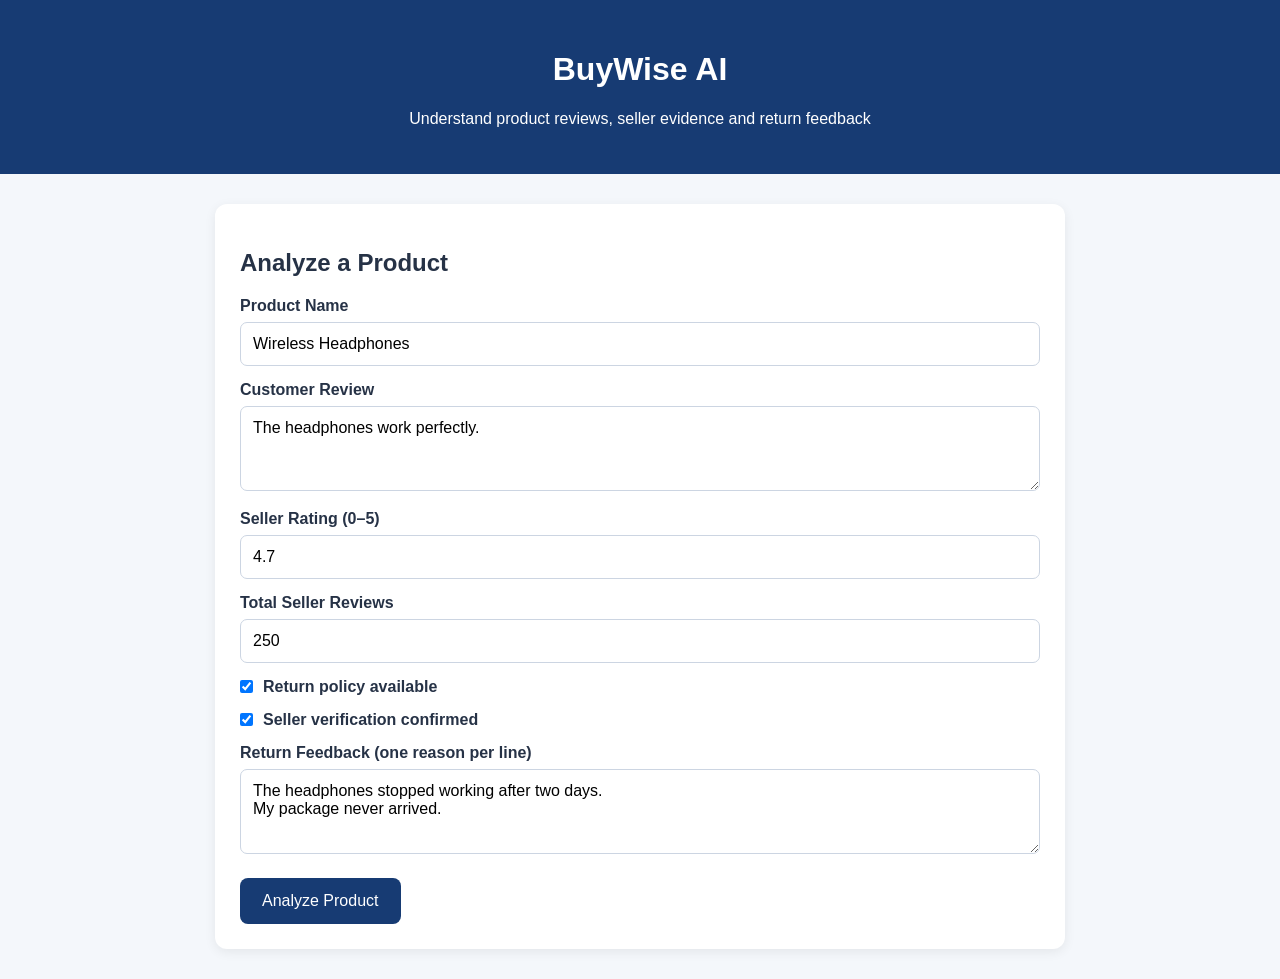
<file: frontend/index.html>
<!DOCTYPE html>
<html lang="en">
<head>
<meta charset="UTF-8">
<meta name="viewport" content="width=device-width, initial-scale=1">
<title>BuyWise AI</title>

<style>
body {
    font-family: Arial, sans-serif;
    background: #f4f7fb;
    margin: 0;
    color: #263246;
}

header {
    background: #173b73;
    color: white;
    padding: 30px;
    text-align: center;
}

main {
    max-width: 850px;
    margin: 30px auto;
    padding: 0 20px;
}

.card {
    background: white;
    padding: 25px;
    margin-bottom: 20px;
    border-radius: 12px;
    box-shadow: 0 3px 12px #00000012;
}

label {
    display: block;
    font-weight: bold;
    margin-top: 15px;
}

input, textarea {
    width: 100%;
    box-sizing: border-box;
    padding: 12px;
    margin-top: 7px;
    border: 1px solid #ccd5e2;
    border-radius: 7px;
    font: inherit;
}

textarea {
    min-height: 85px;
}

.checkbox-row {
    display: flex;
    align-items: center;
    gap: 10px;
    margin-top: 15px;
}

.checkbox-row input {
    width: auto;
    margin: 0;
}

.checkbox-row label {
    margin: 0;
}

button {
    background: #173b73;
    color: white;
    border: none;
    padding: 14px 22px;
    border-radius: 8px;
    cursor: pointer;
    margin-top: 20px;
    font-size: 16px;
}

button:hover {
    background: #285da5;
}

button:disabled {
    opacity: 0.6;
    cursor: wait;
}

.result-section {
    margin-top: 15px;
    padding: 15px;
    background: #f2f6fc;
    border-radius: 8px;
}

.note {
    color: #657185;
    font-size: 13px;
}
</style>
</head>

<body>

<header>
    <h1>BuyWise AI</h1>
    <p>Understand product reviews, seller evidence and return feedback</p>
</header>

<main>

<section class="card">
    <h2>Analyze a Product</h2>

    <form id="productForm">

        <label for="productName">Product Name</label>
        <input id="productName" value="Wireless Headphones" required>

        <label for="reviewText">Customer Review</label>
        <textarea id="reviewText" required>The headphones work perfectly.</textarea>

        <label for="sellerRating">Seller Rating (0–5)</label>
        <input id="sellerRating" type="number"
               min="0" max="5" step="0.1" value="4.7" required>

        <label for="totalReviews">Total Seller Reviews</label>
        <input id="totalReviews" type="number"
               min="0" step="1" value="250" required>

        <div class="checkbox-row">
            <input id="returnPolicy" type="checkbox" checked>
            <label for="returnPolicy">Return policy available</label>
        </div>

        <div class="checkbox-row">
            <input id="verifiedSeller" type="checkbox" checked>
            <label for="verifiedSeller">Seller verification confirmed</label>
        </div>

        <label for="returnReasons">Return Feedback (one reason per line)</label>
        <textarea id="returnReasons">The headphones stopped working after two days.
My package never arrived.</textarea>

        <button id="analyzeButton" type="submit">Analyze Product</button>
    </form>
</section>

<section class="card" id="results" hidden>
    <h2>Product Intelligence Report</h2>
    <div id="reportContent"></div>
</section>

</main>

<script>
const form = document.getElementById("productForm");
const button = document.getElementById("analyzeButton");
const results = document.getElementById("results");
const reportContent = document.getElementById("reportContent");

function addParagraph(parent, label, value) {
    const p = document.createElement("p");
    const strong = document.createElement("strong");
    strong.textContent = label + ": ";
    p.appendChild(strong);
    p.appendChild(document.createTextNode(String(value)));
    parent.appendChild(p);
}

function addSection(title) {
    const section = document.createElement("div");
    section.className = "result-section";

    const heading = document.createElement("h3");
    heading.textContent = title;
    section.appendChild(heading);

    reportContent.appendChild(section);
    return section;
}

form.addEventListener("submit", async function(event) {
    event.preventDefault();

    button.disabled = true;
    button.textContent = "Analyzing...";
    results.hidden = false;
    reportContent.textContent = "Loading report...";

    const data = {
        product_name: document.getElementById("productName").value,
        review_text: document.getElementById("reviewText").value,
        seller: {
            rating: Number(document.getElementById("sellerRating").value),
            total_reviews: Number(document.getElementById("totalReviews").value),
            return_policy_available: document.getElementById("returnPolicy").checked,
            verified_seller: document.getElementById("verifiedSeller").checked
        },
        return_reasons: document.getElementById("returnReasons").value
            .split("\n")
            .map(x => x.trim())
            .filter(x => x.length > 0)
    };

    try {
        const response = await fetch("/product-report", {
            method: "POST",
            headers: {"Content-Type": "application/json"},
            body: JSON.stringify(data)
        });

        if (!response.ok) {
            throw new Error("API returned HTTP " + response.status);
        }

        const report = await response.json();
        reportContent.replaceChildren();

        addParagraph(reportContent, "Product", report.product_name);

        const review = addSection("Review Pattern Analysis");
        addParagraph(review, "Assessment", report.review_analysis.result);
        addParagraph(review, "Class 1 model score",
            report.review_analysis.model_score);

        const seller = addSection("Seller Evidence");
        addParagraph(seller, "Demonstration evidence score",
            report.seller_assessment.evidence_score + "/100");
        addParagraph(seller, "Observations",
            report.seller_assessment.observations.join("; ") || "None");

        const returns = addSection("Return Feedback");
        if (report.return_analysis.length === 0) {
            addParagraph(returns, "Status", "No return feedback supplied");
        } else {
            report.return_analysis.forEach((item, index) => {
                addParagraph(returns, "Feedback " + (index + 1),
                    item.matched_categories.join(", ") || item.category);
            });
        }

        const note = document.createElement("p");
        note.className = "note";
        note.textContent = report.disclaimer;
        reportContent.appendChild(note);

    } catch (error) {
        reportContent.textContent =
            "Unable to generate report: " + error.message;
    } finally {
        button.disabled = false;
        button.textContent = "Analyze Product";
    }
});
</script>

</body>
</html>
</file>
